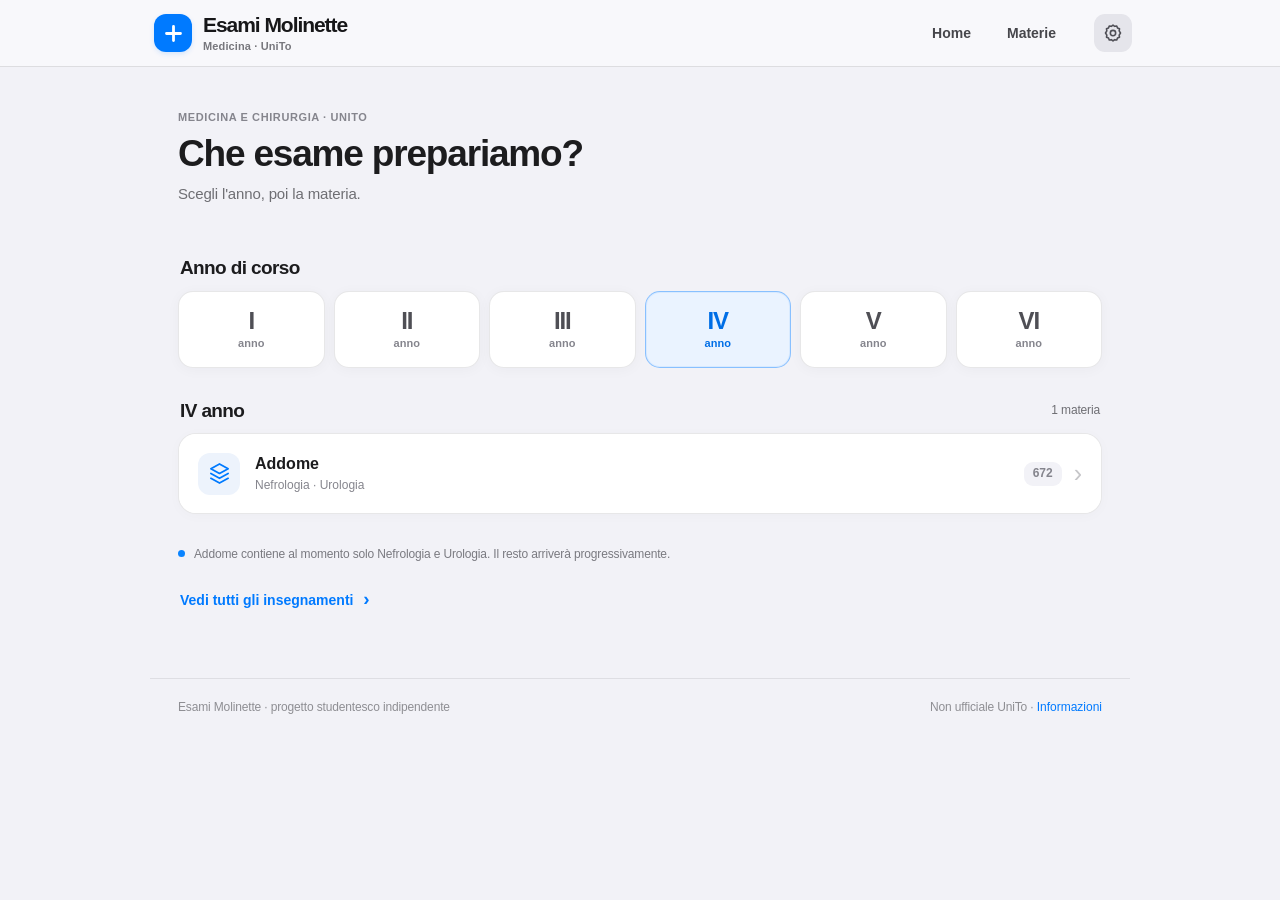
<file: index.html>
<!doctype html>
<html lang="it">
<head>
  <meta charset="utf-8">
  <meta name="viewport" content="width=device-width,initial-scale=1,viewport-fit=cover">
  <meta name="theme-color" content="#f2f2f7">
  <meta name="description" content="Esami Molinette: domande d'esame, teoria e simulazioni per Medicina UniTo.">
  <title>Esami Molinette · Medicina UniTo</title>
  <link rel="icon" href="assets/icon.svg" type="image/svg+xml">
  <link rel="stylesheet" href="styles.css">
  <link rel="stylesheet" href="sbobine-theme.css">
  <link rel="stylesheet" href="ux-v05.css">
  <script defer src="data/bank.js"></script>
  <script defer src="app.js"></script>
</head>
<body>
  <header class="topbar"><div class="topbar-inner">
    <button class="brand" type="button" data-action="home" aria-label="Esami Molinette, home"><span class="brand-mark" aria-hidden="true"><svg viewBox="0 0 24 24" width="21" height="21" fill="none" stroke="currentColor" stroke-width="3.2" stroke-linecap="round"><path d="M12 4v16M4 12h16"/></svg></span><span class="brand-copy">Esami Molinette<small>Medicina · UniTo</small></span></button>
    <nav class="desktop-nav" aria-label="Navigazione"><button type="button" data-action="home">Home</button><button type="button" data-action="library">Materie</button></nav>
    <span class="topbar-end"><button class="global-settings" type="button" data-action="open-settings" aria-label="Impostazioni" title="Impostazioni"><svg viewBox="0 0 24 24" width="20" height="20" fill="none" stroke="currentColor" stroke-width="1.9" stroke-linecap="round" stroke-linejoin="round" aria-hidden="true"><circle cx="12" cy="12" r="3.2"/><path d="M12 2.5 14 4l2.5-.4.9 2.4 2.4.9-.4 2.5L21 12l-1.6 2.6.4 2.5-2.4.9-.9 2.4L14 20l-2 1.5L10 20l-2.5.4-.9-2.4-2.4-.9.4-2.5L3 12l1.6-2.6-.4-2.5 2.4-.9.9-2.4L10 4z"/></svg></button></span>
  </div></header>
  <main id="app"><div class="loading">Caricamento delle domande…</div></main>
  <footer class="site-footer"><span>Esami Molinette · progetto studentesco indipendente</span><span>Non ufficiale UniTo · <button type="button" data-action="about">Informazioni</button></span></footer>
</body>
</html>
</file>
<file: styles.css>
/* System fonts · Sbobine visual language */
:root{--ink:#162d43;--navy:#13283d;--navy2:#234a59;--muted:#637384;--border:#e1e7e7;--paper:#fcfdfa;--white:#ffffff;--mint:#c8f0d7;--mintbg:#edfaf2;--sage:#378268;--sage2:#22694d;--peach:#ffefdd;--blue:#edf4fc;--red:#b64c53;--redbg:#fff2f0;--gold:#bd7e2c;--shadow:0 12px 38px rgba(22,45,67,.045);--round:22px;--container:1200px}
*{box-sizing:border-box}html{scroll-behavior:smooth}body{font-family:'DM Sans',-apple-system,BlinkMacSystemFont,'Segoe UI',sans-serif;background:var(--paper);color:var(--ink);margin:0;font-size:15px;line-height:1.58}a{color:var(--sage2);text-decoration:none}a:hover{text-decoration:underline}button,input,select{font:inherit}button{cursor:pointer}button:disabled{cursor:not-allowed;opacity:.5}button:focus-visible,input:focus-visible,select:focus-visible{outline:3px solid #89bfab;outline-offset:3px}p{margin:.5em 0 1em}h1,h2,h3,h4{font-family:Manrope,'DM Sans',sans-serif;line-height:1.25;letter-spacing:-.042em;margin:0}h1{font-size:clamp(30px,5.5vw,54px);font-weight:800}h2{font-size:clamp(23px,3.2vw,34px);font-weight:800}h3{font-size:19px;font-weight:800}h4{font-size:16px;font-weight:800}button{border:0;background:none;color:inherit}.small{font-size:13px}.micro{font-size:11px;text-transform:uppercase;letter-spacing:.105em;font-weight:800}.muted{color:var(--muted)}.display{font-family:Manrope,sans-serif}.container{max-width:var(--container);margin:0 auto;padding:0 28px}.topbar{position:sticky;top:0;z-index:90;background:rgba(253,253,250,.93);backdrop-filter:blur(20px);border-bottom:1px solid #e8eeee}.topbar-inner{max-width:1240px;margin:auto;height:76px;padding:0 28px;display:flex;align-items:center;justify-content:space-between;gap:25px}.brand{display:flex;align-items:center;gap:12px;font-family:Manrope,sans-serif;font-size:26px;font-weight:800;letter-spacing:-.075em;line-height:1;text-align:left}.brand small{font-size:9px;font-weight:800;letter-spacing:.13em;color:#60797a;display:block;margin-top:7px}.brand-accent{color:#3f9871}.brand-mark{width:40px;height:40px;display:grid;place-items:center;color:#b2e6ca;background:var(--navy);border-radius:12px}.cross-symbol{font-size:31px;font-weight:500;line-height:1}.desktop-nav{display:flex;gap:25px;align-items:center}.desktop-nav button{color:#4a6571;font-weight:700;font-size:14px;padding:10px 3px}.desktop-nav button:hover{color:#14815d}.topbar-end{display:flex;align-items:center;gap:14px}.academic-label{font-size:10px;letter-spacing:.13em;border:1px solid #dbe5e2;color:#647c7b;border-radius:99px;padding:9px 13px;font-weight:800}.round-menu{display:none;width:38px;height:38px;background:#eff5f1;border-radius:10px;font-size:22px}.site-footer{max-width:var(--container);margin:74px auto 0;padding:28px;display:flex;align-items:center;justify-content:space-between;gap:20px;color:#7a8b90;font-size:11px;border-top:1px solid var(--border)}.footer-star{color:var(--sage)}
.eyebrow{display:inline-flex;align-items:center;gap:9px;font-size:11px;letter-spacing:.15em;font-weight:800;text-transform:uppercase;color:#367f60}.dot{width:7px;height:7px;border-radius:50%;background:var(--sage)}.accent{color:#b9edcf}.hero{margin:40px 0 55px;background:linear-gradient(115deg,#10263a 8%,#244955 72%,#3d725d 140%);min-height:400px;border-radius:30px;position:relative;overflow:hidden;box-shadow:0 22px 55px rgba(24,58,65,.13)}.hero::after{content:'';position:absolute;width:460px;height:460px;border:1px solid rgba(206,252,226,.15);border-radius:50%;right:-80px;top:-95px}.hero-ring{position:absolute;width:310px;height:310px;border:1px solid rgba(206,252,226,.18);border-radius:50%;right:0;top:-21px;box-shadow:0 0 0 44px rgba(206,252,226,.026),0 0 0 91px rgba(206,252,226,.025)}.hero-dot{position:absolute;right:13%;bottom:7%;font-size:130px;opacity:.19;color:#c9ffe0;transform:rotate(-20deg);line-height:1}.hero-content{position:relative;z-index:1;padding:65px min(6.1vw,76px);max-width:760px}.hero h1{font-size:clamp(38px,5.3vw,64px);letter-spacing:-.06em;color:#fff;line-height:1.12;margin:20px 0 20px}.hero p{color:#d5e1df;font-size:16px;max-width:590px;line-height:1.75}.hero .eyebrow{color:#b3e4cc}.hero-actions{display:flex;flex-wrap:wrap;gap:12px;margin-top:28px}.primary,.secondary,.outline,.ghost{display:inline-flex;align-items:center;justify-content:center;gap:9px;border-radius:12px;min-height:47px;padding:11px 21px;font-weight:800;font-size:13px;transition:transform .15s,background .15s}.primary{background:#c4efcf;color:#123a32}.primary:hover{background:#d8ffdf;transform:translateY(-1px)}.secondary{background:var(--navy);color:#fff}.secondary:hover{background:#255274}.outline{background:#fff;color:var(--ink);border:1px solid #d9e3e0}.outline:hover{border-color:#82b9a2;background:#f5fbf6}.ghost{background:rgba(255,255,255,.11);color:#fff;border:1px solid rgba(255,255,255,.21)}.ghost:hover{background:rgba(255,255,255,.18)}.small-btn{padding:8px 13px;min-height:35px;font-size:12px}.full{width:100%}.section-top{display:flex;align-items:end;justify-content:space-between;gap:24px;margin:0 0 24px}.section-top p{color:var(--muted);margin:8px 0 0}.section-spaced{margin-top:65px}.year-grid{display:grid;grid-template-columns:repeat(3,minmax(0,1fr));gap:18px}.year-card{background:#fff;text-align:left;border:1px solid #e1e8e5;padding:27px;min-height:192px;border-radius:19px;display:flex;flex-direction:column;justify-content:space-between;box-shadow:var(--shadow);transition:transform .2s,border-color .2s,box-shadow .2s}.year-card:hover{transform:translateY(-3px);box-shadow:0 16px 35px rgba(22,45,67,.08);border-color:#a9ceba}.year-card .year-top{display:flex;align-items:center;justify-content:space-between}.year-icon{width:42px;height:42px;border-radius:12px;display:grid;place-items:center;color:#36785f;background:#eaf5ed;font-size:22px}.arrow-pill{width:29px;height:29px;display:grid;place-items:center;border:1px solid #dfe7e4;border-radius:99px;color:#54726c}.year-name{font-size:23px;font-family:Manrope,sans-serif;font-weight:800;letter-spacing:-.035em}.year-count{font-size:12px;color:var(--muted);margin-top:2px}.year-card.year-featured{border-color:#b4dcca;background:linear-gradient(143deg,#f7fffa,#fff)}.callout{border:1px solid #dce8e0;border-radius:17px;padding:23px;background:#f4fbf5}.callout h3{margin-bottom:7px}.feature-grid{display:grid;grid-template-columns:repeat(3,minmax(0,1fr));gap:15px}.feature{border:1px solid var(--border);background:#fff;border-radius:18px;padding:25px}.feature .symbol{font-size:24px;color:#459c76;margin-bottom:14px}.feature p{color:var(--muted);font-size:13px;margin-bottom:0}.breadcrumbs{display:flex;align-items:center;gap:10px;flex-wrap:wrap;color:#7b8d94;font-size:12px;font-weight:700;padding-top:28px;margin-bottom:24px}.breadcrumbs button{padding:3px;color:#6d8987}.breadcrumbs button:hover{color:#1e785a}.page-lead{margin-bottom:35px}.page-lead h1{font-size:clamp(31px,5vw,45px)}.page-lead p{color:var(--muted);font-size:15px;max-width:760px}.head-row{display:flex;justify-content:space-between;align-items:start;gap:24px}.round-icon{width:70px;height:70px;border-radius:21px;display:grid;place-items:center;background:#edf6f0;color:#307d5b;font-size:34px}.subject-grid{display:grid;grid-template-columns:repeat(2,minmax(0,1fr));gap:19px}.subject-card{border:1px solid var(--border);text-align:left;display:flex;flex-direction:column;gap:10px;min-height:215px;border-radius:20px;background:#fff;padding:27px;transition:transform .16s,border-color .16s;box-shadow:var(--shadow)}.subject-card:hover{border-color:#98cbaa;transform:translateY(-2px)}.subject-icon{font-size:25px;display:grid;place-items:center;border-radius:14px;background:#edf5f0;width:49px;height:49px;margin-bottom:10px}.subject-card h3{font-size:20px}.subject-card p{font-size:13px;color:var(--muted);margin:0;max-width:360px}.subject-foot{display:flex;align-items:center;justify-content:space-between;font-size:12px;color:#43836d;font-weight:800;margin-top:auto}.chip{display:inline-flex;align-items:center;gap:5px;padding:5px 10px;border-radius:99px;background:#eef8f0;color:#367a62;font-size:11px;font-weight:800}.chip.warn{color:#9a711e;background:#fff8e4}.chip.gray{color:#65747e;background:#f0f4f4}.split-layout{display:grid;grid-template-columns:minmax(0,1fr) 285px;gap:25px;align-items:start}.card{border:1px solid var(--border);background:#fff;box-shadow:var(--shadow);border-radius:19px;padding:24px}.card+.card{margin-top:18px}.detail-hero{background:linear-gradient(130deg,#eaf7f0,#f9fcf9 75%);border:1px solid #d4e7dc;border-radius:20px;padding:29px;margin-bottom:21px}.detail-hero h2{font-size:27px}.detail-hero p{color:#546c6c;font-size:14px;max-width:680px}.stat-tiles{display:grid;grid-template-columns:repeat(3,minmax(0,1fr));gap:10px;margin-top:24px}.stat-tile{background:#fff;border:1px solid #e0eae4;border-radius:13px;padding:14px 15px}.stat-tile b{font:800 25px Manrope,sans-serif;letter-spacing:-.04em}.stat-tile span{display:block;color:var(--muted);font-size:11px}.action-list{display:grid;grid-template-columns:repeat(2,minmax(0,1fr));gap:13px;margin-top:23px}.action-card{border:1px solid #dce6e2;text-align:left;background:#fff;border-radius:15px;padding:20px;display:flex;flex-direction:column;gap:7px;min-height:150px;transition:border-color .15s}.action-card:hover{border-color:#6cb192;background:#fbfffc}.action-card .emoji{font-size:23px}.action-card strong{font-size:15px}.action-card span{color:var(--muted);font-size:12px}.topic-list{display:flex;flex-direction:column;gap:8px;margin-top:20px}.topic-row{border:1px solid #e0e8e4;border-radius:12px;padding:14px 15px;display:flex;justify-content:space-between;align-items:center;gap:12px;text-align:left;background:#fff}.topic-row:hover{background:#f5faf6}.topic-row b{font-size:13px}.topic-row span{font-size:12px;color:var(--muted)}.topic-row:hover b{color:#32765b}.subsection{margin-top:31px}.subsection h3{margin-bottom:11px}.side-title{font-size:14px;margin-bottom:10px}.aside-card{border:1px solid var(--border);border-radius:17px;background:#fff;padding:21px;margin-bottom:14px}.aside-card p{font-size:12px;color:var(--muted)}.progress-meter{height:8px;border-radius:30px;background:#eaf0ec;overflow:hidden;margin-top:10px}.progress-fill{height:100%;background:#65af85;border-radius:30px;transition:width .3s}.tag-cloud{display:flex;flex-wrap:wrap;gap:8px}.tag-btn{border:1px solid #dce7e1;background:#fff;border-radius:99px;padding:7px 12px;font-weight:700;font-size:12px;color:#60766f}.tag-btn:hover,.tag-btn.active{background:#e8f6ed;border-color:#8bc29c;color:#276b4b}.alert{border:1px solid #efdfc3;background:#fff9eb;color:#755f39;border-radius:13px;padding:13px 15px;font-size:12px;line-height:1.65}.alert strong{color:#8b6220}.notice{border-left:3px solid #b7dbc3;background:#f4faf5;color:#496c59;padding:12px 16px;font-size:12px;border-radius:0 9px 9px 0}.warning{border-left-color:#e9b677;background:#fffaf1;color:#8d6535}.control-label{display:block;font-weight:800;color:#46615a;font-size:11px;text-transform:uppercase;letter-spacing:.085em;margin-bottom:7px}.form-control{border:1px solid #d4e0dc;border-radius:10px;min-height:44px;padding:10px 12px;width:100%;background:#fff;color:var(--ink);font-size:13px}.form-control:focus{border-color:#78af91}.filter-controls{display:grid;grid-template-columns:1fr 1fr 1fr;gap:11px}.filter-bar{display:flex;flex-wrap:wrap;justify-content:space-between;align-items:center;gap:16px;background:#fff;border:1px solid var(--border);border-radius:16px;padding:16px;margin-bottom:17px}.filter-bar .filter-controls{flex:1}.search{min-width:180px}.list-container{display:flex;flex-direction:column;gap:14px}.question-card{border:1px solid #e1e9e6;border-radius:18px;padding:24px 27px;background:#fff;box-shadow:var(--shadow)}.q-meta{display:flex;align-items:center;gap:8px;flex-wrap:wrap;margin-bottom:12px;font-size:11px;color:#68827d;font-weight:750}.q-title{font-family:Manrope,sans-serif;letter-spacing:-.02em;font-size:17px;font-weight:800;margin-bottom:15px;line-height:1.55}.q-options{display:flex;flex-direction:column;gap:7px}.q-option{display:flex;align-items:flex-start;gap:12px;padding:10px 13px;border:1px solid #edf0ef;border-radius:10px;background:#fcfdfc;font-size:13px}.q-option.correct{border-color:#b4ddc5;background:#effaf2}.q-option.incorrect-shown{background:#fff4f2;border-color:#f1c6c0}.opt-index{width:25px;height:25px;border-radius:7px;background:#edf2f0;color:#637c73;display:grid;place-items:center;font-weight:800;font-size:11px;flex-shrink:0}.q-option.correct .opt-index{background:#d4eedd;color:#1d7d52}.q-option.incorrect-shown .opt-index{background:#f9dcd6;color:#a44240}.opt-content{flex:1;min-width:0}.opt-content b{font-size:12px}.opt-why{display:block;font-size:12px;color:#658079;line-height:1.55;margin-top:4px}.option-select{width:100%;display:flex;align-items:center;gap:11px;text-align:left;border:1px solid #dce6e2;border-radius:13px;padding:16px;background:#fff;margin-bottom:10px;font-weight:600;font-size:14px;line-height:1.5;min-height:54px}.option-select:hover{border-color:#8dc6a2;background:#f8fffa}.option-select.chosen{border-color:#398865;background:#eff9f2}.option-select.right{background:#e9f9ef;border-color:#58aa75}.option-select.wrong{background:#fff0ed;border-color:#dd8581}.option-select .radio{display:grid;place-items:center;width:21px;height:21px;border:2px solid #b6c9bf;border-radius:50%;flex-shrink:0;color:#fff;font-size:11px}.option-select.chosen .radio{background:#458e69;border-color:#458e69}.card-heading{display:flex;align-items:center;justify-content:space-between;gap:10px}.explain{margin-top:18px;border:1px solid #dcefe4;border-radius:14px;background:#f8fcf9;padding:19px}.explain h4{color:#256a4e;display:flex;align-items:center;gap:10px}.explain p{font-size:13px;color:#41645a}.explain .glossary{margin-top:14px}.glossary{display:flex;flex-wrap:wrap;gap:8px}.term{font-size:11px;line-height:1.5;padding:7px 11px;border-radius:9px;background:white;border:1px solid #dce7dd;color:#547069;flex:1;min-width:190px}.term b{color:#245e49}.lesson{margin-top:14px}.lesson p{font-size:13px;margin:9px 0}.lesson b{color:#356957}.explain-foot{margin-top:14px;font-size:11px;color:#6c8580;border-top:1px solid #deeee5;padding-top:10px}.read-count{font-size:12px;color:var(--muted)}.pagination{display:flex;align-items:center;justify-content:center;gap:15px;margin:26px 0}.practice-shell{max-width:870px;margin:0 auto}.setup-card{border:1px solid var(--border);border-radius:22px;padding:30px;background:#fff;box-shadow:var(--shadow)}.mode-options{display:grid;grid-template-columns:repeat(2,1fr);gap:12px;margin:18px 0 25px}.mode-option{padding:19px;text-align:left;border-radius:15px;border:1px solid #dfe7e4;background:#fff}.mode-option.selected{background:#edfaf2;border-color:#84c3a0;box-shadow:inset 0 0 0 1px #84c3a0}.mode-option strong{display:block;font-size:14px;margin-bottom:5px}.mode-option small{display:block;font-size:11px;line-height:1.5;color:#668076}.setup-field{margin:20px 0}.setup-grid{display:grid;grid-template-columns:1fr 1fr;gap:20px}.time-row{display:flex;gap:10px;align-items:center}.time-wheel{min-width:90px;max-width:125px;display:flex;flex-direction:column;gap:7px;text-align:center}.time-wheel select{border:1px solid #cfded6;border-radius:12px;height:56px;background:#f7fbf8;text-align:center;font-family:Manrope,sans-serif;font-size:25px;font-weight:800;color:#2c7355;padding:6px}.time-wheel label{font-size:10px;color:#6e887d;text-transform:uppercase;letter-spacing:.09em;font-weight:800}.setup-footer{border-top:1px solid #edf0ef;padding-top:19px;margin-top:24px;display:flex;justify-content:space-between;gap:15px;align-items:center}.player-header{display:flex;align-items:center;justify-content:space-between;gap:15px;margin-top:35px;margin-bottom:18px}.player-progress{display:flex;flex:1;flex-direction:column;gap:8px}.player-progress p{font-size:12px;color:var(--muted);margin:0}.timer{font-size:17px;color:#356951;font-family:Manrope,sans-serif;font-weight:850;font-variant-numeric:tabular-nums;border:1px solid #d9e8df;background:#f2f9f5;border-radius:12px;padding:10px 15px}.timer.low{background:#ffefed;border-color:#e9bbb6;color:#ad4845}.player-card{padding:38px;border-radius:22px;border:1px solid var(--border);box-shadow:var(--shadow);background:#fff}.player-title{font-size:clamp(19px,3vw,25px);line-height:1.5;margin:20px 0 28px}.correct-feedback{border:1px solid #bee3ca;background:#f0fbf3;padding:15px 17px;border-radius:12px;color:#2f7655;font-weight:800;margin:18px 0}.wrong-feedback{border:1px solid #f0c6c0;background:#fff3f0;color:#a6534f}.player-actions{display:flex;justify-content:space-between;align-items:center;gap:12px;margin-top:22px}.player-actions .primary{margin-left:auto}.open-answer{padding:24px;background:#f6faf6;border:1px solid #dfe9e1;border-radius:16px;margin:16px 0}.scores{display:grid;grid-template-columns:repeat(3,1fr);gap:13px;margin:24px 0}.score{background:#fff;border:1px solid var(--border);padding:22px;border-radius:17px}.score strong{display:block;font:800 32px Manrope,sans-serif;letter-spacing:-.04em}.score span{font-size:12px;color:var(--muted)}.result-review{display:flex;flex-direction:column;gap:12px;margin-top:24px}.result-card{border-radius:15px;background:#fff;border:1px solid var(--border);padding:20px}.result-card h4{font-size:14px;line-height:1.5}.result-card p{font-size:12px;color:#667b74}.result-status{font-weight:800;font-size:11px}.result-status.right{color:#39835b}.result-status.wrong{color:#b04e4c}.result-status.skipped{color:#867d68}.source-tag{display:inline-flex;font-size:10px;letter-spacing:.025em;color:#688276;margin:5px 0 0}.lock-card{padding:23px;border:1px dashed #d5dcd4;border-radius:16px;background:#fafaf7}.empty-state{background:#fff;border:1px dashed #d0ded4;padding:45px 24px;border-radius:16px;text-align:center;color:#688079}.empty-state .symbol{font-size:32px}.resources-grid{display:grid;grid-template-columns:repeat(2,1fr);gap:12px}.resource{background:#fff;border:1px solid var(--border);border-radius:14px;padding:16px;text-align:left;display:flex;gap:14px;justify-content:space-between;align-items:center}.resource:hover{border-color:#8dbdaa}.resource strong{display:block;font-size:13px}.resource small{display:block;color:var(--muted);margin-top:3px}.compliance{margin-top:35px;color:#697d73;font-size:12px}.lecture-grid{display:grid;grid-template-columns:repeat(2,1fr);gap:15px}.lecture-card{text-align:left;padding:20px;border:1px solid var(--border);border-radius:16px;background:#fff}.lecture-card:hover{border-color:#78b297;background:#fbfffc}.lecture-card p{color:var(--muted);font-size:12px}.lecture-card strong{font-size:14px}.kicker-row{display:flex;justify-content:space-between;align-items:center;gap:15px}.empty-lock{color:#936c2e;background:#fff6e6}.library-years{display:flex;flex-direction:column;gap:26px}.library-year h3{margin-bottom:14px}.library-courses{display:grid;grid-template-columns:repeat(3,minmax(0,1fr));gap:11px}.library-course{padding:18px;text-align:left;border:1px solid var(--border);border-radius:12px;background:#fff}.library-course:hover{background:#f5fbf5}.library-course strong{display:block}.library-course small{display:block;color:var(--muted);margin-top:6px}.appellibtn{display:block;border:1px solid #dce9e2;padding:12px 14px;width:100%;background:#fff;text-align:left;border-radius:9px;margin:6px 0;font-size:12px}.appellibtn:hover{background:#f6fcf7}.float-summary{display:flex;align-items:center;gap:14px;flex-wrap:wrap}.archive-banner{padding:19px;border:1px solid #e2e9e5;border-radius:14px;background:#f7faf7;margin-bottom:20px}.app-deco{font-size:24px;color:#529671}.modal-shade{position:fixed;inset:0;background:rgba(8,26,35,.52);z-index:200;display:flex;align-items:center;justify-content:center;padding:16px}.modal{max-width:540px;width:100%;background:#fff;border-radius:18px;padding:25px;box-shadow:0 15px 80px rgba(8,24,39,.3)}.modal h3{margin-bottom:10px}.modal p{color:#657c74}.modal-actions{display:flex;gap:11px;justify-content:flex-end;margin-top:20px}.inline-link{color:#24724f;text-decoration:underline;text-underline-offset:3px;font-weight:700;font-size:12px}.stat-bar{display:flex;gap:15px;align-items:center;flex-wrap:wrap}.statusline{color:#768984;font-size:11px}.normal-text{font-size:13px;color:#5e7870}.subdued{opacity:.8}
@media(max-width:950px){.split-layout{grid-template-columns:1fr}.aside{display:grid;grid-template-columns:repeat(2,1fr);gap:13px}.aside-card{margin:0}.academic-label{display:none}.hero{min-height:0}.hero-content{padding:55px 40px}.hero-dot{right:0}.library-courses{grid-template-columns:repeat(2,1fr)}}
@media(max-width:700px){.container{padding:0 16px}.topbar-inner{height:66px;padding:0 16px}.desktop-nav{display:none}.round-menu{display:block}.brand{font-size:23px}.brand-mark{width:34px;height:34px;border-radius:10px}.cross-symbol{font-size:27px}.hero{margin-top:23px;margin-bottom:35px;border-radius:21px}.hero-content{padding:40px 24px}.hero h1{font-size:40px}.hero p{font-size:14px}.hero-dot{opacity:.08}.year-grid{grid-template-columns:repeat(2,minmax(0,1fr));gap:11px}.year-card{min-height:162px;padding:18px}.year-name{font-size:20px}.year-icon{width:35px;height:35px}.feature-grid{grid-template-columns:1fr}.subject-grid{grid-template-columns:1fr}.subject-card{min-height:172px}.section-top{align-items:start}.section-spaced{margin-top:42px}.page-lead{margin-bottom:24px}.round-icon{width:53px;height:53px;font-size:26px}.stat-tiles{grid-template-columns:repeat(3,minmax(0,1fr))}.stat-tile{padding:11px}.stat-tile b{font-size:20px}.stat-tile span{font-size:10px}.detail-hero{padding:20px}.detail-hero h2{font-size:22px}.action-list{grid-template-columns:1fr}.action-card{min-height:120px}.aside{grid-template-columns:1fr}.filter-controls{grid-template-columns:1fr}.filter-bar{align-items:stretch}.filter-bar .filter-controls{width:100%}.question-card{padding:17px}.q-title{font-size:15px}.explain{padding:14px}.practice-shell{padding:0}.setup-card{padding:20px}.mode-options{grid-template-columns:1fr}.setup-grid{grid-template-columns:1fr}.player-card{padding:22px}.player-header{margin-top:18px}.player-title{font-size:19px}.time-wheel{min-width:68px}.time-wheel select{font-size:22px}.scores{grid-template-columns:repeat(3,minmax(0,1fr));gap:7px}.score{padding:13px}.score strong{font-size:25px}.site-footer{margin-top:40px;flex-direction:column;align-items:start;padding:25px 16px}.resources-grid,.lecture-grid,.library-courses{grid-template-columns:1fr}.head-row{align-items:center}}

/* Esami Molinette — preferences, optional ratings and difficulty */
.brand{font-size:clamp(17px,2vw,23px);letter-spacing:-.065em}.brand .brand-accent{margin-left:3px}.global-settings,.settings-gear{width:41px;height:41px;display:inline-flex;align-items:center;justify-content:center;border:1px solid #dce7e0;border-radius:12px;background:#f5faf7;font-size:19px;flex-shrink:0}.global-settings:hover,.settings-gear:hover{background:#e7f5ec}.settings-gear{padding:8px;min-height:41px}.settings-inline{display:flex;align-items:center;justify-content:space-between;gap:12px;border:1px solid #dbe9e0;background:#f7fcf9;border-radius:12px;padding:12px 14px;font-size:12px;margin-top:25px}.difficulty-control{border:1px solid #e0e8e4;border-radius:12px;padding:12px 13px;margin-top:15px;display:flex;align-items:center;justify-content:space-between;gap:14px;flex-wrap:wrap;background:#fcfefc}.difficulty-control>span{font-weight:700;font-size:12px;color:#647c72}.difficulty-buttons{display:flex;flex-wrap:wrap;gap:6px}.difficulty-pill{border:1px solid #d8e5dc;border-radius:99px;background:#fff;color:#446d57;padding:6px 12px;font-size:11px;font-weight:800}.difficulty-pill.active{background:#d7efdf;border-color:#60a780;color:#14543b}.rating-wrap{margin-top:26px;border:1px solid #dbe5e0;border-radius:18px;background:#fbfdfb;padding:17px}.rating-intro{display:flex;flex-wrap:wrap;gap:8px;justify-content:space-between;align-items:center;margin-bottom:14px}.rating-intro strong{font-size:13px}.rating-intro span{font-size:11px;color:#6b8175}.rating-grid{display:grid;grid-template-columns:repeat(4,minmax(0,1fr));gap:9px}.rating-button{display:flex;align-items:center;justify-content:center;flex-direction:column;gap:4px;min-height:110px;position:relative;text-align:center;background:#fff;border:1px solid #d8e4dc;border-radius:14px;padding:10px 7px}.rating-button:hover{transform:translateY(-1px);border-color:#7ba995}.rating-button:focus-visible{outline:3px solid #6eb99a;outline-offset:2px}.rating-button.grade-again{background:#fff8f7;border-color:#f0d1cd}.rating-button.grade-again strong{color:#a64c45}.rating-button.grade-easy{background:#f4fcf5;border-color:#c8e6d0}.rating-button.grade-easy strong{color:#28764e}.grade-icon{font-size:26px;line-height:1.15}.rating-button strong{font-size:12px}.rating-button small{font-size:10px;color:#66796c}.rating-button kbd{position:absolute;right:7px;top:5px;font-size:9px;color:#8fa19a}.rating-confirm{background:#edf8f1;border-radius:10px;color:#276749;font-size:12px;font-weight:700;padding:12px}.settings-shade{position:fixed;inset:0;z-index:220;background:rgba(12,25,37,.57);display:flex;justify-content:flex-end}.settings-panel{width:min(100%,570px);height:100%;display:flex;flex-direction:column;background:#fff;box-shadow:-25px 0 50px rgba(14,31,44,.13)}.settings-head{padding:25px 25px 14px;border-bottom:1px solid #e4ebe7;display:flex;gap:15px;justify-content:space-between;align-items:start}.settings-head h2{font-size:25px;margin:7px 0}.settings-head p{font-size:12px;color:#6c8077}.settings-close{font-size:17px;padding:9px 12px;border:1px solid #d8e1dc;border-radius:9px}.settings-scroll{padding:22px 25px 35px;overflow-y:auto}.settings-scroll h3{font-size:14px;margin:18px 0 9px}.pref-row{padding:13px 0;display:flex;align-items:center;justify-content:space-between;gap:20px;border-bottom:1px solid #eaf0ec;cursor:pointer}.pref-row strong{font-size:13px;display:block}.pref-row small{display:block;color:#708379;font-size:11px;line-height:1.5;max-width:380px;margin-top:2px}.pref-row input{height:20px;width:38px;accent-color:#2b8f65;flex-shrink:0}.pref-group{border:1px solid #e4ebe6;border-radius:14px;background:#fafdFA;padding:15px 15px 10px;margin:12px 0}.pref-segments{display:grid;grid-template-columns:1fr 1fr;gap:8px;margin:11px 0}.pref-segments label{background:#fff;padding:9px;font-size:12px;border:1px solid #dce8de;border-radius:10px}.pref-segments input{accent-color:#267a5c}.spacing-grid{display:grid;gap:7px}.spacing-row{display:flex;justify-content:space-between;align-items:center;gap:10px;padding:7px 0}.spacing-row>span{font-size:12px}.spacing-input{display:flex;gap:7px;align-items:center}.spacing-input input{width:58px;border:1px solid #d7e1db;border-radius:8px;padding:7px;font-size:13px}.spacing-input select{border:1px solid #d7e1db;border-radius:8px;padding:7px;font-size:12px;background:#fff}.settings-footer{border-top:1px solid #e4ebe5;padding-top:16px;margin-top:20px;display:flex;gap:8px;justify-content:space-between}.settings-footer button{font-size:12px;padding:10px;white-space:normal}.practice-shell .player-actions{flex-wrap:wrap}
@media(max-width:700px){.brand{font-size:17px;gap:6px}.brand small{font-size:7px}.global-settings{width:36px;height:36px;font-size:17px}.topbar-end{gap:8px}.settings-head{padding:18px 15px 12px}.settings-scroll{padding:15px 16px 26px}.rating-grid{grid-template-columns:repeat(2,minmax(0,1fr))}.rating-button{min-height:92px}.settings-inline{align-items:start;flex-direction:column}.difficulty-control{align-items:start;flex-direction:column}}

.option-select.exam-picked{border-color:#9aacc4;background:#f4f7fb}.option-select.exam-picked .radio{background:#4b678a;border-color:#4b678a}

.mini-favorite{margin-left:auto;background:#f7fbf6;color:#8a9b76;border:1px solid #dfeadf;border-radius:9px;padding:3px 11px;font-size:19px;line-height:1.4}.mini-favorite:hover{background:#e7f5e5;color:#38845a}
</file>
<file: sbobine-theme.css>
/* Esami Molinette · Sbobine UI language
   Calm, iOS-native student app: neutral grouped surfaces, SF typography, blue interaction accents.
   No editorial hero, decorative gradients, competing marketing sections or unrelated brand tokens. */
:root{color-scheme:light;--ink:#1c1c1e;--navy:#007aff;--navy2:#005fcc;--muted:#6e6e73;--border:rgba(60,60,67,.14);--paper:#f2f2f7;--white:#fff;--mint:#e8f2ff;--mintbg:#eaf4ff;--sage:#007aff;--sage2:#007aff;--blue:#eaf3ff;--red:#ff3b30;--redbg:#fff3f2;--gold:#987000;--shadow:0 2px 14px rgba(27,39,57,.035);--round:18px;--container:980px}
*,*::before,*::after{box-sizing:border-box}
html{scroll-behavior:smooth;-webkit-text-size-adjust:100%}
body{margin:0;background:var(--paper);color:var(--ink);font:15px/1.45 -apple-system,BlinkMacSystemFont,'SF Pro Text','Segoe UI',Roboto,sans-serif;letter-spacing:-.01em;min-width:320px}
h1,h2,h3,h4,.display,.brand,.year-name,.stat-tile b,.timer{font-family:-apple-system,BlinkMacSystemFont,'SF Pro Display','Segoe UI',sans-serif;letter-spacing:-.032em}
h1{font-weight:760;font-size:clamp(29px,3.8vw,37px);line-height:1.15}
h2{font-weight:740;font-size:21px;line-height:1.24}
h3{font-size:17px;font-weight:730}h4{font-size:15px;font-weight:720}
p{margin:6px 0 12px}button{font:inherit;-webkit-tap-highlight-color:transparent}button:focus-visible,input:focus-visible,select:focus-visible,summary:focus-visible{outline:3px solid rgba(0,122,255,.45)!important;outline-offset:2px}
a{color:#007aff}a:hover{color:#005ec4}
.container{max-width:980px;padding:0 28px}
.topbar{position:sticky;top:0;z-index:90;background:rgba(249,249,251,.9);border-bottom:1px solid var(--border);backdrop-filter:blur(22px) saturate(1.5);-webkit-backdrop-filter:blur(22px) saturate(1.5)}
.topbar-inner{max-width:1040px;height:66px;padding:0 28px;gap:24px}
.brand{font-size:21px;font-weight:760;letter-spacing:-.05em;gap:11px;line-height:1.04;color:#171719}
.brand small,.brand-copy small{display:block;margin-top:5px;font-weight:560;font-size:11px;line-height:1.05;letter-spacing:.012em;color:#77777d}
.brand-mark{width:38px;height:38px;border-radius:12px;display:grid;place-items:center;font-size:24px;font-weight:650;background:#007aff;color:white;box-shadow:0 2px 5px rgba(0,122,255,.15)}
.desktop-nav{gap:8px;flex:1;justify-content:flex-end}
.desktop-nav button{padding:9px 14px;border-radius:10px;font-weight:610;font-size:14px;color:#46464b}
.desktop-nav button:hover,.desktop-nav button:focus-visible{background:#e8e8ed;color:#007aff}
.topbar-end{gap:0}
.global-settings,.settings-gear{background:#e5e5eb;border:0!important;border-radius:11px;color:#4f4f56;display:grid;place-items:center;width:38px;height:38px;padding:0;font-size:19px;font-weight:400;min-height:unset}
.global-settings:hover,.settings-gear:hover{background:#dcdde4}
.site-footer{margin:55px auto 0;max-width:980px;border-top:1px solid rgba(60,60,67,.11);padding:20px 28px 35px;display:flex;gap:16px;flex-wrap:wrap;font-size:12px;color:#8e8e93}
.site-footer button{color:#007aff;font-size:12px;padding:0}
.loading{padding:70px 0;text-align:center;color:#86868b}
.eyebrow,.micro{display:block;font-size:11px;letter-spacing:.055em;color:#85858d;font-weight:700;text-transform:uppercase}
.home-head{padding:43px 0 14px}.home-head h1{margin-top:7px}.home-head p{color:#6e6e73;font-size:15px;margin-top:8px}
.native-section{margin:25px 0 31px}
.section-heading{display:flex;align-items:center;justify-content:space-between;gap:14px;padding:0 2px;margin-bottom:11px}
.section-heading h2{font-size:19px}.section-heading .small{font-size:12px}
.year-selector{display:grid;grid-template-columns:repeat(6,minmax(0,1fr));gap:9px;max-width:100%;}
.year-tab{min-height:77px;border-radius:15px;background:#fff;border:1px solid rgba(60,60,67,.12);color:#4f4f55;display:flex;flex-direction:column;align-items:center;justify-content:center;gap:0;box-shadow:var(--shadow);transition:background .14s,border-color .14s}
.year-tab strong{font-size:24px;font-weight:730;line-height:1.25;letter-spacing:-.05em}
.year-tab span{font-size:11px;color:#85858d;font-weight:580}
.year-tab.active{background:#eaf3ff;color:#006ee6;border-color:rgba(0,122,255,.42);box-shadow:inset 0 0 0 1px rgba(0,122,255,.08)}
.year-tab.active span{color:#006ee6}
.year-tab:hover{background:#f8fbff;border-color:rgba(0,122,255,.40)}
.native-list{border:1px solid rgba(60,60,67,.12);background:#fff;border-radius:18px;overflow:hidden;box-shadow:0 2px 13px rgba(20,20,40,.025)}
.native-row{position:relative;min-height:79px;width:100%;display:flex;align-items:center;text-align:left;gap:15px;padding:14px 19px;background:#fff;border:0!important;box-shadow:none!important;border-radius:0!important;transition:background .12s}
.native-row:not(:last-child)::after{content:'';position:absolute;height:1px;bottom:0;left:72px;right:0;background:rgba(60,60,67,.11)}
.native-row:hover,.native-row:focus-visible{background:#f7faff!important;transform:none!important}
.native-row-icon{display:grid;place-items:center;width:42px;height:42px;flex:0 0 42px;border-radius:12px;background:#f0f0f5;font-size:21px;color:#3f3f43}
.native-row-main{min-width:0;display:flex;flex-direction:column;gap:4px;flex:1 1 auto}
.native-row-main strong{font-weight:670;line-height:1.22;font-size:16px;color:#1c1c1e}
.native-row-main small{font-size:12px;color:#85858d;line-height:1.3;overflow:hidden;text-overflow:ellipsis;display:-webkit-box;-webkit-line-clamp:2;-webkit-box-orient:vertical}
.native-row-end{display:flex;align-items:center;gap:12px;flex-shrink:0}
.count-pill{background:#f2f2f7;padding:3px 9px;border-radius:9px;color:#85858d;font-weight:650;font-size:12px;font-variant-numeric:tabular-nums}
.chevron{font-size:25px;font-weight:350;color:#c6c6c9;line-height:1}
.native-empty{padding:27px 22px;font-size:14px;color:#85858d}.native-empty strong{color:#1c1c1e}.native-empty p{margin-top:6px}
.native-note{margin:0;color:#7a7a80;font-size:12px;display:flex;align-items:start;gap:9px;line-height:1.5}
.tiny-dot{display:inline-block;width:7px;height:7px;margin-top:5px;flex:0 0 7px;background:#0a84ff;border-radius:50%}
.footer-quick{padding:16px 0 4px}.footer-quick button{font-size:14px;color:#007aff;font-weight:600;padding:6px 2px}.footer-quick span{font-size:19px;margin-left:6px}
.breadcrumbs{padding-top:28px;margin-bottom:20px;gap:7px;color:#85858d;font-size:12px;font-weight:540;line-height:1.3}
.breadcrumbs button{padding:5px;color:#007aff;font-weight:610}.breadcrumbs button:hover{color:#0055a8}
.page-lead{margin:0 0 22px}.page-lead h1{font-size:34px;letter-spacing:-.04em;margin:5px 0 9px}
.page-lead p{margin:7px 0 0;font-size:14px;line-height:1.55;color:#6e6e73;max-width:720px}
.page-lead.compact-lead{margin-bottom:22px}
.back-link{margin-top:18px}
.simple-panel{background:#fff;border-radius:17px;border:1px solid var(--border);padding:20px 22px;color:#6e6e73}
.simple-panel p{margin:0 0 15px;font-size:14px}
.inline-actions{display:flex;align-items:center;gap:10px;flex-wrap:wrap}
.subject-quick-stats{display:flex;gap:0;margin:22px 0 28px;border:1px solid var(--border);border-radius:17px;background:#fff;overflow:hidden}
.subject-quick-stats span{display:flex;flex:1;gap:6px;align-items:center;justify-content:center;padding:14px 7px;font-size:12px;color:#888890;text-align:center}
.subject-quick-stats span+span{border-left:1px solid rgba(60,60,67,.12)}
.subject-quick-stats strong{color:#1c1c1e;font-size:17px;font-weight:750;letter-spacing:-.03em}
.study-actions{display:grid;grid-template-columns:repeat(3,minmax(0,1fr));gap:12px}
.study-action{position:relative;display:flex;flex-direction:column;align-items:start;min-height:152px;padding:17px 16px 17px;background:white;border:1px solid rgba(60,60,67,.13);border-radius:17px;text-align:left;box-shadow:var(--shadow)}
.study-action:hover{border-color:rgba(0,122,255,.38);background:#fbfdff}
.study-action.featured{border-color:rgba(0,122,255,.32);background:#f8fbff}
.study-action-icon{width:34px;height:34px;display:grid;place-items:center;border-radius:10px;color:#007aff;background:#e8f2ff;font-size:19px;line-height:1;margin-bottom:13px}
.study-action strong{font-size:17px;line-height:1.1;font-weight:730;color:#161619;margin-bottom:5px}
.study-action small{font-size:12px;color:#818188;line-height:1.35;padding-right:13px}
.study-action-arrow{position:absolute;right:12px;top:15px;color:#b5b5bc;font-size:24px;line-height:1}
.disclosures .native-detail:not(:last-child){border-bottom:1px solid var(--border)}
.native-detail summary{list-style:none;cursor:pointer;display:flex;align-items:center;gap:14px;min-height:72px;padding:11px 18px;background:#fff}
.native-detail summary::-webkit-details-marker{display:none}
.native-detail summary>span:nth-child(2){flex:1;display:flex;flex-direction:column;gap:3px}
.native-detail summary strong{font-size:15px;font-weight:650}
.native-detail summary small{font-size:12px;color:#85858d}
.native-detail .chevron{transition:transform .15s ease}.native-detail[open] .chevron{transform:rotate(90deg)}
.detail-symbol{display:grid;place-items:center;width:37px;height:37px;border-radius:10px;background:#f3f3f6;font-size:20px;color:#007aff}
.detail-body{padding:8px 18px 18px 18px;background:#fbfbfd;border-top:1px solid var(--border);color:#5f5f65}
.detail-body p{font-size:13px;line-height:1.55;margin:10px 0}
.compact-row{background:transparent!important;border:0!important;border-radius:0!important;border-bottom:1px solid rgba(60,60,67,.12)!important;padding:12px 0!important;box-shadow:none!important;width:100%;min-height:40px;display:flex;justify-content:space-between;gap:15px;text-align:left}
.compact-row>span:first-child{font-weight:540;color:#343438;font-size:13px}
.compact-row>span:last-child{white-space:nowrap;color:#8e8e93;font-size:12px}
/* Common action / input controls */
.primary,.secondary,.outline,.ghost{border-radius:11px;min-height:40px;font-weight:650;font-size:13px;padding:9px 15px;box-shadow:none;transform:none!important;transition:background .1s,border-color .1s}
.primary,.secondary{background:#007aff;color:#fff;border:1px solid #007aff}
.primary:hover,.secondary:hover{background:#0069dd;border-color:#0069dd;color:#fff}
.outline{background:#fff;border:1px solid #d4d4dc;color:#007aff}
.outline:hover{background:#eff6ff;border-color:rgba(0,122,255,.35)}
.ghost{background:rgba(0,122,255,.10);color:#007aff;border:1px solid rgba(0,122,255,.20)}
.chip{background:#e8f3ff;color:#007aff;border-radius:7px;font-size:11px;padding:4px 8px;font-weight:630}
.chip.gray{background:#f3f3f6;color:#7b7b82}.chip.warn{background:#fff6e7;color:#a27800}
.card,.question-card,.result-card{background:#fff;border:1px solid var(--border);border-radius:17px;box-shadow:var(--shadow)}
.alert,.notice{background:#f2f7ff;color:#3e5371;border:1px solid #dbe8ff;border-radius:12px;font-size:13px;line-height:1.5;padding:13px 15px}
.alert.warning,.notice.warning{background:#fff8e9;border-color:#f3e4c9;color:#795c25}
.stat-tiles,.scores{gap:10px}
.progress-meter{height:5px;background:#e5e5ea;border-radius:99px;overflow:hidden}
.progress-fill{background:#007aff;border-radius:99px;height:100%}
.form-control,.time-wheel select,input[type=number],input[type=text],select{font-family:inherit;font-size:14px;min-height:41px;background:#fff;color:#222226;border:1px solid #d5d5dd;border-radius:10px;box-shadow:none;outline-offset:2px;padding:9px 12px}
.control-label{font-size:12px;color:#707077;font-weight:600;margin-bottom:6px;display:block}
/* Reading, easy access to filters */
.read-toolbar{display:flex;align-items:center;gap:9px;margin-bottom:11px}
.search-wrap{flex:1;display:flex;align-items:center;gap:7px;border-radius:12px;background:#e6e6ec;padding:0 12px;min-width:100px}
.search-wrap>span{font-size:25px;color:#85858d;line-height:1}
.search-wrap input.form-control{border:0;background:transparent;min-height:42px;box-shadow:none!important;padding:7px 0;font-size:14px}
.search-wrap input:focus{outline:none!important}
.filter-favorite{background:white;border:1px solid var(--border);border-radius:11px;height:40px;width:43px;font-size:23px;color:#8e8e93;padding:0}
.filter-favorite.active{color:#f0a300;background:#fff8e9}
.filter-disclosure{background:#fff;border:1px solid var(--border);border-radius:12px;margin-bottom:17px}
.filter-disclosure summary{display:flex;justify-content:space-between;padding:11px 15px;font-size:13px;color:#007aff;font-weight:640;cursor:pointer;list-style:none}
.filter-disclosure summary::-webkit-details-marker{display:none}
.filter-inner{padding:14px 15px 16px;border-top:1px solid var(--border)}
.reading-overview{display:flex;justify-content:space-between;align-items:center;margin:14px 0 13px;font-size:12px;color:#8e8e93}
.list-container{display:flex;flex-direction:column;gap:13px}
.question-card{padding:22px 24px}
.q-meta{display:flex;align-items:center;gap:8px;flex-wrap:wrap;color:#8a8a91;font-weight:570;font-size:11px}
.q-meta .chip{font-size:10px}
.q-title{font-size:16px;line-height:1.52;letter-spacing:-.012em;margin-top:13px;margin-bottom:12px;font-weight:660}
.card-heading{display:flex;gap:9px;align-items:start}
.card-heading .tag-btn{margin-left:auto}
.q-options{gap:7px}
.q-option{border:1px solid #e6e6eb;background:#fff;border-radius:10px;gap:10px;padding:10px 13px;font-size:13px}
.q-option.correct{background:#f4fbf5;border-color:#badfc5}
.opt-index{display:grid;place-items:center;border-radius:7px;background:#f2f2f7;color:#7f7f87;min-width:24px;min-height:24px;font-size:11px;font-weight:700}
.q-option.correct .opt-index{background:#e0f5e5;color:#217b3e}
.opt-content{flex:1;line-height:1.5}
.opt-why{display:block;margin-top:8px;font-size:12px;color:#5e6e66;line-height:1.55}
.explain{margin-top:13px;border:1px solid #e4e9ee;border-radius:12px;background:#f8faff;padding:16px;font-size:13px;line-height:1.65;color:#424650}
.explain h4{color:#23232a}.lesson{border-top:1px solid #e1e6ef;margin-top:12px;padding-top:10px}
.glossary{display:flex;flex-wrap:wrap;gap:7px}.term{font-size:12px;border-radius:8px;background:#f0f2f7;padding:5px 8px}
.explain-foot,.source-tag{color:#97979d;font-size:11px;margin-top:12px}
.tag-btn,.mini-favorite{border:0;background:#f2f2f7;color:#8a8a93;border-radius:10px;min-width:35px;min-height:34px;font-size:19px}
.difficulty-control{border:0;background:#f7f7fa;border-radius:11px;padding:11px 13px;font-size:12px;margin-top:12px}
.difficulty-control span{color:#72727a}
.difficulty-pill{border-radius:9px;font-size:12px;background:#fff;color:#65656c;border:1px solid #dedee6;padding:7px 11px}
.difficulty-pill.active{background:#e8f3ff;border-color:#007aff;color:#0068e3}
.pagination{display:flex;align-items:center;justify-content:space-between;gap:12px;margin-top:19px}
/* Practice: compact, one decision at a time */
.practice-shell{max-width:790px;margin:0 auto}
.practice-shell .page-lead{margin:26px 0 21px}.practice-shell .page-lead h1{font-size:31px}
.setup-card{padding:24px 27px;background:white;border-radius:18px;box-shadow:none;border:1px solid var(--border)}
.setup-card h3{font-size:16px;letter-spacing:-.017em}
.mode-options{grid-template-columns:repeat(2,minmax(0,1fr));gap:9px;margin:14px 0 25px}
.mode-option{padding:14px 15px;background:#fff;border:1px solid #dcdce3;border-radius:12px;min-height:95px}
.mode-option strong{font-size:14px;font-weight:680;color:#252529;display:block}
.mode-option small{color:#8a8a91;display:block;line-height:1.42;font-size:12px;margin-top:5px}
.mode-option.selected{border-color:#007aff;background:#f0f7ff;box-shadow:inset 0 0 0 1px rgba(0,122,255,.11)}
.mode-option.selected strong{color:#006ddd}
.setup-grid{display:grid;grid-template-columns:repeat(2,minmax(0,1fr));gap:12px;margin-top:12px}
.setup-field{min-width:0}
.time-row{display:flex;align-items:center;gap:8px;margin:14px 0 23px}
.time-wheel{flex:0 0 85px;max-width:95px}.time-wheel select{width:100%;font-variant-numeric:tabular-nums;font-size:17px;font-weight:680;padding:7px 9px;text-align:center}
.settings-inline{margin:25px 0 14px;display:flex;align-items:center;justify-content:space-between;gap:14px;background:#f7f7fa;border:0;border-radius:12px;padding:13px;color:#6e6e73}
.settings-inline .outline{flex-shrink:0}
.setup-footer{margin-top:16px;display:flex;justify-content:space-between;gap:12px;align-items:center;border-top:1px solid var(--border);padding-top:18px}
.setup-footer .primary{min-width:145px}
.player-header{margin:26px 0 12px;gap:10px;align-items:center}
.player-progress{flex:1}.player-progress p{font-size:12px;font-weight:640;color:#88888f;margin:0 0 8px;letter-spacing:.004em}
.player-card{border:1px solid var(--border);border-radius:19px;background:#fff;padding:25px 28px;box-shadow:var(--shadow)}
.player-title{font-size:21px;line-height:1.4;font-weight:700;letter-spacing:-.025em;margin:18px 0 20px}
.timer{font-size:17px;font-variant-numeric:tabular-nums;font-weight:690;border-radius:11px;color:#0065ce;border:1px solid #d4e5fb;background:#f0f7ff;padding:8px 12px;min-width:100px;text-align:center}
.timer.low{color:#c42b25;border-color:#ffc9c4;background:#fff4f3}
.answer-options{display:flex;flex-direction:column;gap:8px}
.option-select{min-height:56px;margin:0!important;border:1px solid #dedee4!important;border-radius:12px;padding:13px 15px;display:flex;gap:13px;font-size:14px;font-weight:520;background:#fff;box-shadow:none;line-height:1.45}
.option-select>span:nth-child(2){flex:1}
.option-select .radio{width:20px;height:20px;min-width:20px;border:1.8px solid #b3b3ba;border-radius:50%;display:grid;place-items:center;color:#fff;font-size:12px}
.option-select:hover:not(:disabled){background:#f8fbff;border-color:rgba(0,122,255,.36)!important}
.option-select.chosen,.option-select.exam-picked{border-color:#007aff!important;background:#eff6ff}
.option-select.chosen .radio,.option-select.exam-picked .radio{background:#007aff;border-color:#007aff}
.option-select.right{border-color:#6ac88c!important;background:#f2fbf4}
.option-select.wrong{border-color:#eeaaa7!important;background:#fff7f6}
.option-select:disabled{opacity:1;cursor:default}
.option-select b{color:#8b8b90!important;font-size:12px;margin-right:8px!important}
.correct-feedback{border-radius:10px;border:1px solid #c5e9d0;background:#f2fbf5;color:#247b43;padding:12px 14px;font-weight:670;margin:18px 0 10px;font-size:14px}
.correct-feedback.wrong-feedback{background:#fff2f1;border-color:#ffc9c6;color:#bb3430}
.instant-explain{background:#f7faff;border-radius:11px;padding:13px 15px;color:#454c58;line-height:1.58;font-size:13px;margin:10px 0}
.instant-explain strong{color:#1a5daf}
.explain-disclosure{margin-top:16px;border:1px solid #e2e4ea;border-radius:12px;overflow:hidden}
.explain-disclosure summary{display:flex;align-items:center;justify-content:space-between;cursor:pointer;list-style:none;padding:14px 15px;color:#007aff;font-size:13px;font-weight:660;background:#fbfbfd}
.explain-disclosure summary::-webkit-details-marker{display:none}
.explain-disclosure .q-options,.explain-disclosure .explain{margin:14px}
.explain-disclosure .explain{margin-top:0}
.rating-wrap{background:#f8f8fa;border:1px solid #e1e1e7;border-radius:13px;padding:12px;margin-top:17px}
.rating-intro{display:flex;justify-content:space-between;align-items:center;gap:12px;margin:0 0 9px}
.rating-intro strong{font-size:13px;font-weight:690}
.rating-intro span{font-size:11px;color:#93939b;line-height:1.25;text-align:right}
.rating-grid{display:grid;grid-template-columns:repeat(4,minmax(0,1fr));gap:7px}
.rating-button{border-radius:10px;background:#fff;border:1px solid #dedee4;padding:8px 5px;min-height:76px;display:flex;flex-direction:column;justify-content:center;gap:1px;color:#222229}
.rating-button:hover{background:#f2f8ff;border-color:#bddcff}
.rating-button.grade-again{border-color:#f4c3c0}
.rating-button .grade-icon{font-size:19px;line-height:1.25}
.rating-button strong{font-size:12px;font-weight:670;line-height:1.15}
.rating-button small{font-size:10px;color:#8b8b92;line-height:1.2}
.rating-button kbd{display:none}
.rating-confirm{padding:9px 11px;background:#eaf4ff;border-radius:9px;color:#1165ad;font-size:12px}
.player-actions{display:flex;gap:10px;justify-content:space-between;align-items:center;flex-wrap:wrap;margin-top:18px}
.player-actions .muted{margin-right:auto}
.compliance{margin:12px 0 30px;color:#9b9ba0;font-size:11px;line-height:1.45}
.compliance b{font-weight:600}
.open-answer{background:#fafafd;border-radius:10px;padding:14px 16px;font-size:14px}
.result-review{display:flex;flex-direction:column;gap:12px}.result-card{padding:22px 25px}
.score{background:#fff;border:1px solid var(--border);border-radius:14px;padding:18px}.score strong{color:#007aff;font-size:26px}
/* Settings: iOS-style sheet */
.settings-shade{background:rgba(0,0,0,.35);display:flex;justify-content:flex-end}
.settings-panel{background:#f8f8fa;width:min(100%,480px);height:100%;border-radius:19px 0 0 19px;box-shadow:-18px 0 44px rgba(0,0,0,.09)}
.settings-head{padding:22px 23px 16px;background:#f8f8fa;border-bottom:1px solid var(--border)}
.settings-head h2{font-size:22px;margin:3px 0 7px;font-weight:760}
.settings-head p{font-size:12px;color:#8b8b93;line-height:1.35}
.settings-close{background:#e6e6ec;width:32px;height:32px;min-width:32px;display:grid;place-items:center;border-radius:50%;color:#6e6e73;font-size:14px}
.settings-scroll{padding:20px 21px 27px}
.settings-scroll h3{font-size:13px;color:#888890;letter-spacing:.02em;margin:20px 0 12px;text-transform:uppercase;font-weight:700}
.pref-row{background:#fff;border:1px solid #e4e4e9;border-radius:11px;padding:13px 14px;gap:12px;display:flex;justify-content:space-between;align-items:center}
.pref-row+.pref-row{margin-top:7px}
.pref-row strong{font-size:13px;color:#202025;display:block;font-weight:630}
.pref-row small{display:block;font-size:11px;color:#8b8b93;line-height:1.4;margin-top:3px}
.pref-row input[type=checkbox]{accent-color:#007aff;width:20px;height:20px;min-width:20px}
.pref-group{background:#fff;border:1px solid #e3e3e9;border-radius:11px;padding:14px 15px;margin:8px 0}
.pref-segments{display:flex;flex-wrap:wrap;gap:10px;margin:8px 0 11px;font-size:12px}
.pref-segments label{display:flex;align-items:center;gap:6px}
.spacing-row{padding:8px 0;border-top:1px solid #ededf2;font-size:12px}
.spacing-input{gap:6px}.spacing-input input{max-width:64px}.spacing-input select{max-width:95px;font-size:12px}
.settings-footer{display:flex;gap:10px;flex-wrap:wrap;justify-content:space-between;margin-top:20px}
.modal-shade{background:rgba(0,0,0,.34)}.modal{background:#fff;border-radius:19px;border:1px solid rgba(60,60,67,.13);box-shadow:0 20px 55px rgba(0,0,0,.1)}
/* Unify older library and results screens until their own navigation is reworked. */
.library-year,.feature,.aside-card,.card,.result-card,.score,.setup-card{box-shadow:var(--shadow)}
.library-course,.resource,.subject-card{border-color:var(--border);background:#fff;border-radius:13px;box-shadow:none}
.subject-card{min-height:160px;padding:18px}.subject-card h3{font-size:16px}.subject-icon{background:#f0f0f5;color:#007aff}
.section-spaced{margin-top:28px}
@media(max-width:750px){
 .container{padding:0 17px}.topbar-inner{height:59px;padding:0 17px}
 .brand{font-size:18px;gap:9px}.brand-mark{width:34px;height:34px;font-size:22px;border-radius:10px}.brand small{font-size:10px;margin-top:4px}
 .desktop-nav{display:none}.topbar-end{margin-left:auto}.global-settings{width:35px;height:35px;border-radius:10px}
 .home-head{padding:31px 0 12px}.home-head h1{font-size:30px}
 .native-section{margin:23px 0 28px}.section-heading h2{font-size:18px}
 .year-selector{gap:5px}.year-tab{min-height:67px;border-radius:12px}.year-tab strong{font-size:20px}.year-tab span{font-size:10px}
 .native-row{min-height:75px;padding:12px 14px;gap:12px}.native-row-icon{width:40px;height:40px;flex-basis:40px;font-size:21px}
 .native-row:not(:last-child)::after{left:66px}.native-row-main strong{font-size:15px}.native-row-main small{font-size:11px}
 .page-lead h1{font-size:30px}.page-lead p{font-size:13px}.breadcrumbs{padding-top:19px}
 .study-actions{grid-template-columns:1fr;gap:9px}.study-action{min-height:81px;display:grid;grid-template-columns:39px minmax(0,1fr) 16px;column-gap:11px;align-items:center;padding:12px 14px}
 .study-action-icon{grid-row:1/3;grid-column:1;width:39px;height:39px;margin:0}.study-action strong{grid-column:2;grid-row:1;margin:0;align-self:end;font-size:16px}.study-action small{grid-column:2;grid-row:2;align-self:start;margin-top:4px}.study-action-arrow{position:static;grid-column:3;grid-row:1/3;font-size:22px}
 .subject-quick-stats{margin:19px 0 25px}.subject-quick-stats span{font-size:10px;flex-direction:column;gap:1px}.subject-quick-stats strong{font-size:18px}
 .practice-shell{max-width:100%}.practice-shell .page-lead{margin:21px 0 18px}.practice-shell .page-lead h1{font-size:28px}
 .setup-card{padding:20px 17px}.mode-options{grid-template-columns:1fr;gap:7px}.mode-option{min-height:63px;padding:11px 13px}.mode-option strong{font-size:14px}.mode-option small{font-size:11px;margin-top:4px}
 .setup-grid{grid-template-columns:1fr 1fr}.settings-inline{flex-wrap:wrap}.setup-footer{flex-direction:column;align-items:stretch}.setup-footer .primary{width:100%}
 .player-card{padding:20px 16px}.player-title{font-size:19px;line-height:1.43;margin:15px 0 16px}.answer-options{gap:7px}.option-select{padding:11px 12px;font-size:13px;min-height:52px;gap:11px}
 .rating-wrap{padding:10px 9px}.rating-button{padding:8px 2px;min-height:70px}.rating-button strong{font-size:11px}.rating-button small{font-size:9px}
 .player-actions .secondary{margin-left:auto}.question-card{padding:19px 16px}.read-toolbar{gap:6px}.search-wrap{padding:0 9px}
 .settings-shade{align-items:flex-end}.settings-panel{height:min(96vh,890px);border-radius:20px 20px 0 0;width:100%}.settings-head{padding:20px 17px 15px}.settings-scroll{padding:15px 16px 32px}
 .site-footer{margin-top:35px;padding:16px 17px 30px;font-size:11px}
}
@media(max-width:390px){.container{padding:0 13px}.topbar-inner{padding:0 13px}.year-selector{gap:4px}.year-tab{min-height:62px;border-radius:10px}.year-tab strong{font-size:18px}.year-tab span{font-size:9px}.native-row{gap:10px}.count-pill{padding:3px 6px}.rating-button strong{font-size:10px}.rating-button .grade-icon{font-size:17px}}
@media(prefers-reduced-motion:reduce){*,*:before,*:after{scroll-behavior:auto!important;animation-duration:.01ms!important;transition-duration:.01ms!important}}
</file>
<file: ux-v05.css>
/* Esami Molinette 0.5 — Sbobine design refinement. No emoji, no external icon packages. */
.ui-icon{display:inline-block;width:20px;height:20px;flex-shrink:0;vertical-align:middle;stroke-width:1.8;pointer-events:none}
.native-row-icon .ui-icon{width:23px;height:23px;color:#007aff}
.brand-mark .ui-icon{width:21px;height:21px;color:white}
.global-settings .ui-icon,.settings-gear .ui-icon{width:20px;height:20px}
.study-action-icon .ui-icon{width:23px;height:23px;color:#007aff}
.detail-symbol .ui-icon{width:19px;height:19px;color:#007aff}
.search-wrap>.ui-icon,.search-wrap>span .ui-icon{height:19px;width:19px;color:#8a8a93}
.tag-btn,.filter-favorite,.mini-favorite{display:inline-flex;align-items:center;justify-content:center}
.tag-btn .ui-icon,.filter-favorite .ui-icon,.mini-favorite .ui-icon{width:18px;height:18px}
.tag-btn[aria-pressed="true"],.mini-favorite:has(.ui-icon:only-child){color:#007aff}
.filter-favorite.active,.filter-favorite[aria-pressed="true"]{color:#007aff;background:#eaf3ff}
.icon-button{width:41px;height:41px;padding:0;display:inline-flex;align-items:center;justify-content:center}
.option-select .radio .ui-icon{width:15px;height:15px;stroke-width:2.8}
.option-source-correct{color:#26734e;font-size:12px}
.mode-option strong{display:flex;align-items:center;gap:8px;font-size:14px}
.mode-option strong .ui-icon{height:17px;width:17px;color:#007aff}
.settings-active{overflow:hidden}
/* The settings surface must be compact and steady when controls change. */
.settings-head h2{margin:5px 0 4px}
.settings-head p{max-width:380px}
.settings-close .ui-icon{width:16px;height:16px}
.pref-row strong{font-weight:640}
.pref-row input[type="checkbox"]{flex-shrink:0;accent-color:#007aff}
.pref-segments{display:grid;grid-template-columns:1fr 1fr;gap:6px}
.pref-segments label{display:flex;align-items:center;gap:6px;padding:10px 9px;border:1px solid #e5e5eb;background:#f8f8fa;border-radius:9px}
.pref-segments input{accent-color:#007aff}
.pref-group{background:#fff;border:1px solid rgba(60,60,67,.13);padding:12px;margin:7px 0}
.pref-detail{border:1px solid rgba(60,60,67,.14);border-radius:12px;background:#fff;margin-top:10px;overflow:hidden}
.pref-detail summary{list-style:none;cursor:pointer;display:flex;align-items:center;justify-content:space-between;gap:10px;padding:13px 14px;font-size:13px;font-weight:650;color:#27272a}
.pref-detail summary::-webkit-details-marker{display:none}
.pref-detail .detail-toggle{color:#898990;display:inline-flex;align-items:center;transition:transform .18s ease}
.pref-detail[open] .detail-toggle{transform:rotate(90deg)}
.pref-detail .spacing-grid,.pref-detail .advanced-options{padding:3px 13px 13px;border-top:1px solid #ebebef}
.pref-detail .spacing-row{min-height:46px}
.pref-detail .spacing-row input[type="number"]{min-height:36px}
.pref-detail-advanced{margin-top:16px}
.pref-detail .pref-row{border:0;border-bottom:1px solid #f0f0f3;border-radius:0;padding:12px 4px;background:#fff}
.pref-detail .pref-row:last-child{border:0}
/* Four grades are textual and scan in one glance, without illustrative characters. */
.rating-wrap{padding:14px;background:#f8f8fa;border:1px solid #e5e5eb;border-radius:14px}
.rating-intro{display:block;margin-bottom:12px}
.rating-intro strong{font-size:13px;color:#25252a}
.rating-intro span{display:block;margin-top:3px;text-align:left;font-size:11px;color:#85858b}
.rating-grid{grid-template-columns:repeat(4,minmax(0,1fr));gap:7px}
.rating-button{min-height:66px;display:flex;flex-direction:column;align-items:center;justify-content:center;gap:3px;padding:9px 5px;border:1px solid #dfe1e8;border-radius:10px;background:#fff;text-align:center;transition:border-color .15s,background-color .15s;box-shadow:none}
.rating-button.grade-again,.rating-button.grade-easy{background:#fff}
.rating-button strong,.rating-button.grade-again strong,.rating-button.grade-easy strong{color:#2c2c31;font-size:12px;font-weight:680}
.rating-button small{color:#85858b;font-size:10px}
.rating-button:hover{background:#f0f7ff;border-color:#007aff;transform:none}
.rating-button:active{background:#e5f1ff}
.rating-button kbd{display:none}
.rating-confirm{padding:12px;background:#eaf3ff;border-radius:10px;color:#1765b4;font-size:12px;font-weight:480}
/* Question surface: legible, fewer decorations, firm feedback. */
.player-card{box-shadow:none;border:1px solid rgba(60,60,67,.14);border-radius:17px;padding:26px 27px}
.option-select{text-align:left;transition:background-color .12s,border-color .12s;line-height:1.5}
.option-select b{font-size:13px!important;color:#5e5e64!important}
.correct-feedback{display:flex;align-items:flex-start;flex-direction:column;gap:4px;padding:13px 15px;line-height:1.48}
.correct-feedback strong{font-weight:720}
.correct-feedback span{font-weight:480;font-size:13px;color:inherit}
.instant-explain{line-height:1.65;font-size:13px;background:#f6f8fc;color:#414750}
.instant-explain strong{display:block;margin-bottom:4px;color:#1d4677}
.explain-disclosure{margin-top:12px}
.explain-disclosure summary{min-height:49px}
.explain-disclosure summary:hover{background:#f4f8fc}
.player-actions{margin-top:20px;gap:9px}
.player-actions button{min-height:42px}
.compliance{font-size:11px;line-height:1.5;color:#81818a}
/* Keep active content high priority. */
.quick-review{display:flex;align-items:center;justify-content:space-between;gap:10px;background:#eaf3ff;border:1px solid #ccddf5;border-radius:13px;padding:10px 13px;margin:18px 0}
.quick-review>span{display:flex;align-items:center;gap:9px;font-size:13px;color:#1d5792}
.quick-review>.small-btn{font-size:12px;display:flex;align-items:center;gap:4px;background:#fff;border-color:#cadeed}
.quick-review .ui-icon{width:17px;height:17px}
/* App should remain a simple Apple-like workspace. */
.settings-gear{background:#e7e7eb!important;border:0!important}
.study-action-icon{background:#eef4fc!important}
.native-row-icon{background:#edf3fc!important}
button:disabled{cursor:not-allowed}
button:focus-visible,input:focus-visible,select:focus-visible,summary:focus-visible{outline:3px solid rgba(0,122,255,.45);outline-offset:3px}
@media(min-width:751px){.practice-shell{max-width:800px}.player-title{font-size:22px}}
@media(max-width:750px){
 .rating-grid{grid-template-columns:repeat(4,minmax(0,1fr));gap:5px}
 .rating-button{min-height:66px;padding:9px 3px}
 .rating-button strong{font-size:10px!important}
 .rating-button small{font-size:9px}
 .player-card{padding:21px 16px}
 .player-actions{position:sticky;bottom:0;background:rgba(255,255,255,.96);margin:18px -16px -21px;padding:12px 16px max(13px,env(safe-area-inset-bottom));border-top:1px solid #e5e5eb;border-radius:0 0 17px 17px;z-index:5;backdrop-filter:blur(12px)}
 .player-actions button{min-height:44px}
 .settings-panel{max-height:100dvh}
 .pref-detail .spacing-grid{padding:3px 8px 10px}
 .quick-review{flex-wrap:wrap}
}
@media(max-width:375px){.rating-grid{grid-template-columns:repeat(2,minmax(0,1fr))}.rating-button{min-height:55px}.rating-button strong{font-size:12px!important}}

/* v0.5 validation refinements */
@media(min-width:751px){.mode-options{grid-template-columns:repeat(3,minmax(0,1fr))}}
.official-note{font-size:12px;color:#85858c;display:flex;align-items:center;gap:7px;margin:3px 0 0}
.official-note .ui-icon{width:15px;height:15px}
.rating-button.grade-again,.rating-button.grade-easy{border-color:#dedee4}
@media(max-width:750px){
 .player-actions{position:static;bottom:auto;z-index:auto;backdrop-filter:none;margin:18px 0 0;padding:14px 0 0;border-radius:0;border:0;border-top:1px solid #ebebef;background:transparent}
 .rating-grid{grid-template-columns:repeat(2,minmax(0,1fr));gap:7px}
 .rating-button{min-height:58px;padding:10px 5px}
 .rating-button strong{font-size:12px!important}
 .rating-button small{font-size:10px}
 .option-select{font-size:14px}
}

.backup-options{padding:12px 14px 16px;border-top:1px solid #ebebef}
.backup-options p{font-size:12px;line-height:1.5}
.backup-options .inline-actions{display:flex;gap:8px;flex-wrap:wrap}
.visually-hidden{position:absolute;width:1px;height:1px;overflow:hidden;clip-path:inset(50%);white-space:nowrap}
</file>
